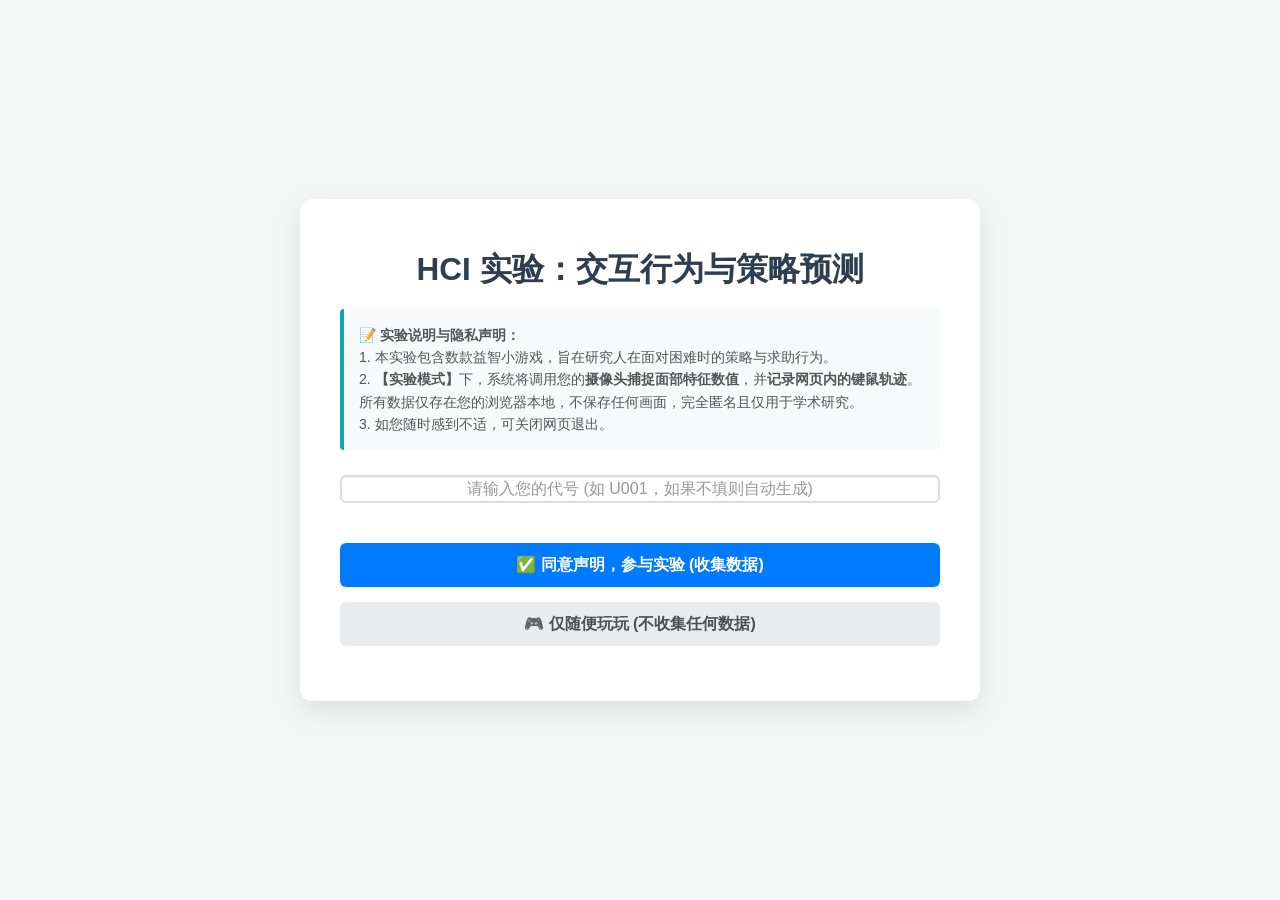
<file: index.html>
<!DOCTYPE html>
<html lang="zh-CN">
<head>
    <meta charset="utf-8">
    <title>HCI 实验入口 - 多模态求助行为研究</title>
    <meta name="viewport" content="width=device-width, initial-scale=1.0">
    <link href="shared_assets/css/bootstrap.min.css" rel="stylesheet" />
    <style>
        body {
            background-color: #f4f7f6;
            font-family: 'Segoe UI', Tahoma, Geneva, Verdana, sans-serif;
            display: flex;
            justify-content: center;
            align-items: center;
            min-height: 100vh;
            margin: 0;
        }

        .container-box {
            background: #fff;
            padding: 40px;
            border-radius: 12px;
            box-shadow: 0 10px 30px rgba(0,0,0,0.1);
            max-width: 600px;
            width: 100%;
        }

        h2 {
            color: #2c3e50;
            font-weight: 800;
            margin-bottom: 20px;
            text-align: center;
        }

        .consent-box {
            background: #f8f9fa;
            padding: 15px;
            border-left: 4px solid #17a2b8;
            border-radius: 4px;
            font-size: 14px;
            color: #555;
            margin-bottom: 25px;
            line-height: 1.6;
        }

        .input-group {
            width: 100%;
            margin-bottom: 30px;
        }

            .input-group input {
                width: 100%;
                padding: 12px;
                font-size: 16px;
                border: 2px solid #ddd;
                border-radius: 6px;
                box-sizing: border-box;
                text-align: center;
            }

        .btn-exp {
            width: 100%;
            padding: 12px;
            font-size: 16px;
            font-weight: bold;
            border: none;
            border-radius: 6px;
            cursor: pointer;
            transition: 0.2s;
            margin-bottom: 15px;
        }

        .btn-primary-exp {
            background: #007bff;
            color: #fff;
        }

            .btn-primary-exp:hover {
                background: #0056b3;
            }

        .btn-secondary-exp {
            background: #e9ecef;
            color: #495057;
        }

            .btn-secondary-exp:hover {
                background: #dde2e6;
            }
    </style>
</head>
<body>

    <div class="container-box">
        <h2>HCI 实验：交互行为与策略预测</h2>

        <div class="consent-box">
            <b>📝 实验说明与隐私声明：</b><br>
            1. 本实验包含数款益智小游戏，旨在研究人在面对困难时的策略与求助行为。<br>
            2. <b>【实验模式】</b>下，系统将调用您的<b>摄像头捕捉面部特征数值</b>，并<b>记录网页内的键鼠轨迹</b>。所有数据仅存在您的浏览器本地，不保存任何画面，完全匿名且仅用于学术研究。<br>
            3. 如您随时感到不适，可关闭网页退出。
        </div>

        <div class="input-group">
            <input type="text" id="participant_id" placeholder="请输入您的代号 (如 U001，如果不填则自动生成)" autocomplete="off">
        </div>

        <button class="btn-exp btn-primary-exp" onclick="startSystem('experiment')">✅ 同意声明，参与实验 (收集数据)</button>
        <button class="btn-exp btn-secondary-exp" onclick="startSystem('play')">🎮 仅随便玩玩 (不收集任何数据)</button>
    </div>

    <script>
        function startSystem(mode) {
            let pid = document.getElementById('participant_id').value.trim();

            let isAdmin = false;
            if (pid.toUpperCase() === "ADMIN") {
                isAdmin = true;
                pid = "ADMIN_TEST";
            } else if (!pid) {
                pid = "U_" + Math.floor(Math.random() * 10000).toString().padStart(4, '0');
            }

            // 1. 清空 LocalStorage 缓存
            localStorage.clear();
            localStorage.setItem("HCI_ParticipantID", pid);
            localStorage.setItem("HCI_Mode", mode);
            localStorage.setItem("HCI_IsAdmin", isAdmin ? "true" : "false");

            localStorage.setItem("HCI_GlobalHints", 3);
            localStorage.setItem("HCI_GlobalSkips", 5);
            localStorage.setItem("HCI_TotalTimeSec", 0);
            localStorage.setItem("HCI_CompletedGames", 0);
            localStorage.setItem("HCI_TotalScore", 0);

            // 2. 强力清空 IndexedDB 历史残留数据 (防呆设计)
            let req = indexedDB.open("HCI_Experiment_DB", 1);
            req.onsuccess = function (e) {
                let db = e.target.result;
                if (db.objectStoreNames.contains("sessions")) {
                    let tx = db.transaction("sessions", "readwrite");
                    tx.objectStore("sessions").clear(); // 彻底焚毁上一个人的残留
                }

                // 3. 数据清空完毕后，再跳转页面
                if (mode === 'experiment') {
                    window.location.href = "calibration.html";
                } else {
                    window.location.href = "hub.html";
                }
            };

            // 如果是第一次在这个电脑运行，没有数据库，也直接跳转
            req.onupgradeneeded = function (e) {
                let db = e.target.result;
                if (!db.objectStoreNames.contains("sessions")) {
                    db.createObjectStore("sessions", { autoIncrement: true });
                }
            };
        }
    </script>
</body>
</html>
</file>
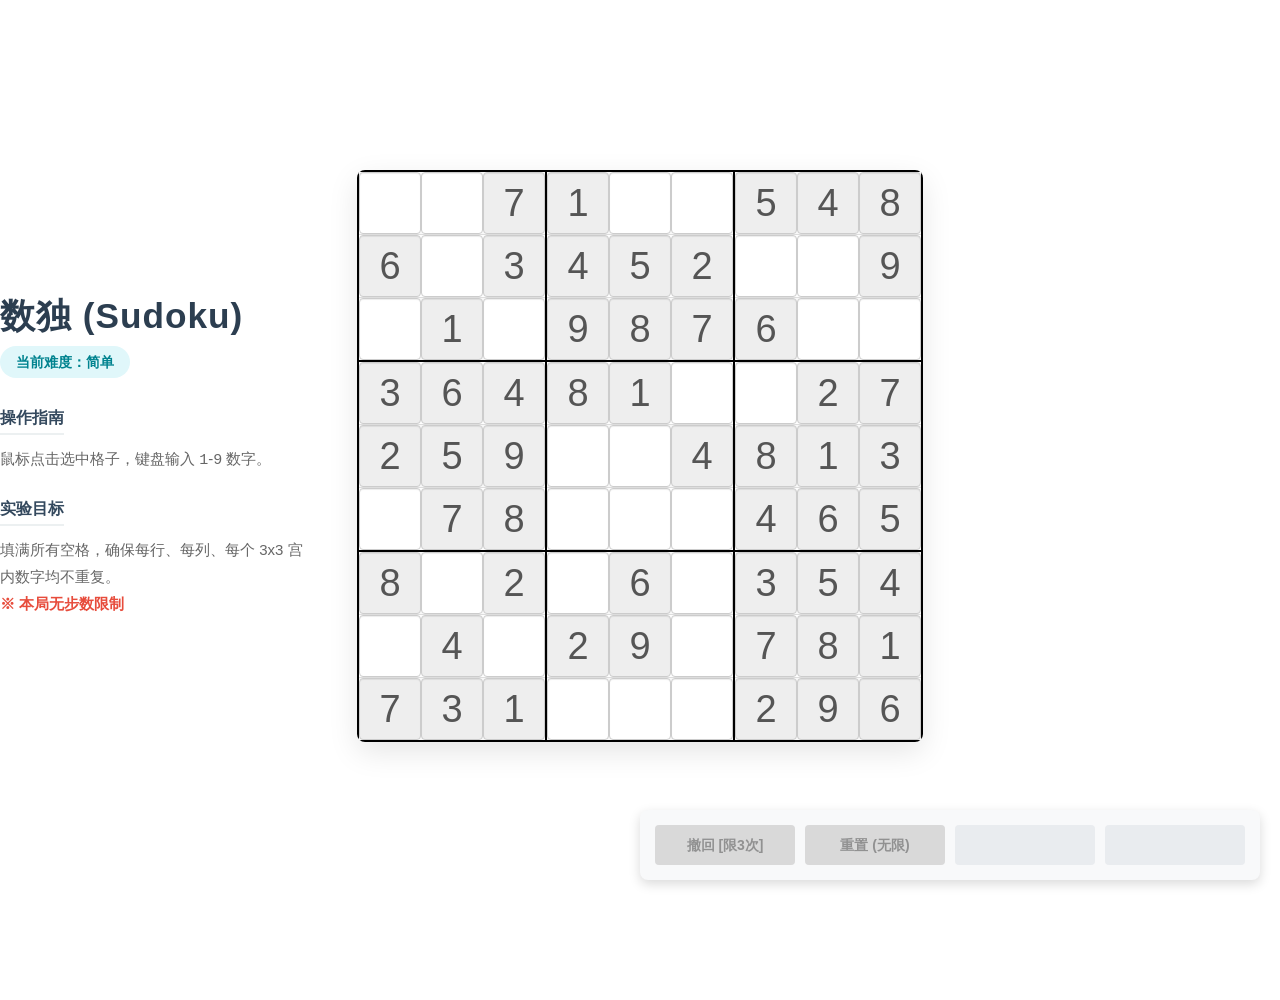
<file: Game1_Sudoku/index.html>
<!DOCTYPE html>
<html lang="zh-CN">
<head>
    <meta charset="utf-8">
    <title>HCI Experiment - 游戏名字</title>
    <meta name="viewport" content="width=device-width, initial-scale=1.0">
    <!-- 调用外层公共库 -->
    <link href="../shared_assets/css/bootstrap.min.css" rel="stylesheet" />
    <!-- 调用自己文件夹的样式 -->
    <link href="css/styles.css" rel="stylesheet" />
</head>
<body>
    <div id="app-wrap" style="display: grid; grid-template-columns: 1fr auto 1fr; gap: 40px; align-items: center; min-height: 100vh; padding-bottom: 12vh; box-sizing: border-box; width: 100%; max-width: 1400px; margin: 0 auto;">

        <!-- 左侧排版 -->
        <div style="grid-column: 1; justify-self: end; max-width: 360px; text-align: left;">
            <h1 style="margin: 0 0 10px 0; color: #2c3e50; font-weight: 800; font-size: 2.2rem; letter-spacing: 1px;">数独 (Sudoku)</h1>
            <!-- 难度徽章 -->
            <div id="level-indicator" style="display: inline-block; padding: 6px 16px; background: #e0f7fa; color: #00838f; border-radius: 20px; font-size: 14px; font-weight: bold; margin-bottom: 30px;"></div>

            <div style="margin-bottom: 25px;">
                <div style="font-size: 16px; font-weight: bold; color: #34495e; border-bottom: 2px solid #ecf0f1; padding-bottom: 5px; margin-bottom: 10px; display: inline-block;">操作指南</div>
                <p style="color: #666; font-size: 15px; line-height: 1.8; margin: 0;">鼠标点击选中格子，键盘输入 <kbd>1</kbd>-<kbd>9</kbd> 数字。</p>
            </div>

            <div>
                <div style="font-size: 16px; font-weight: bold; color: #34495e; border-bottom: 2px solid #ecf0f1; padding-bottom: 5px; margin-bottom: 10px; display: inline-block;">实验目标</div>
                <p style="color: #666; font-size: 15px; line-height: 1.8; margin: 0;">填满所有空格，确保每行、每列、每个 3x3 宫内数字均不重复。<br><span style="color:#e74c3c; font-weight:bold;">※ 本局无步数限制</span></p>
            </div>
        </div>

        <!-- 居中盘面 -->
        <div style="grid-column: 2; display: flex; flex-direction: column; align-items: center;">
            <table class="table table-striped" style="margin: 0; background: #fff; box-shadow: 0 10px 30px rgba(0,0,0,0.1); border-radius: 8px; overflow: hidden;">
                <tbody id="sudoku-board"></tbody>
            </table>
        </div>

        <div style="grid-column: 3;"></div>
    </div>

    <!-- 调用外层公共库 -->
    <script src="../shared_assets/js/jquery.min.js"></script>
    <script src="../shared_assets/js/bootstrap.min.js"></script>
    <script src="../shared_assets/js/hci-base.js"></script>
    <!-- 数独游戏多加一行 sudoku.js -->
    <script src="js/sudoku.js"></script>
    <!-- 调用自己文件夹的逻辑 -->
    <script src="js/app.js"></script>
</body>
</html>
</file>
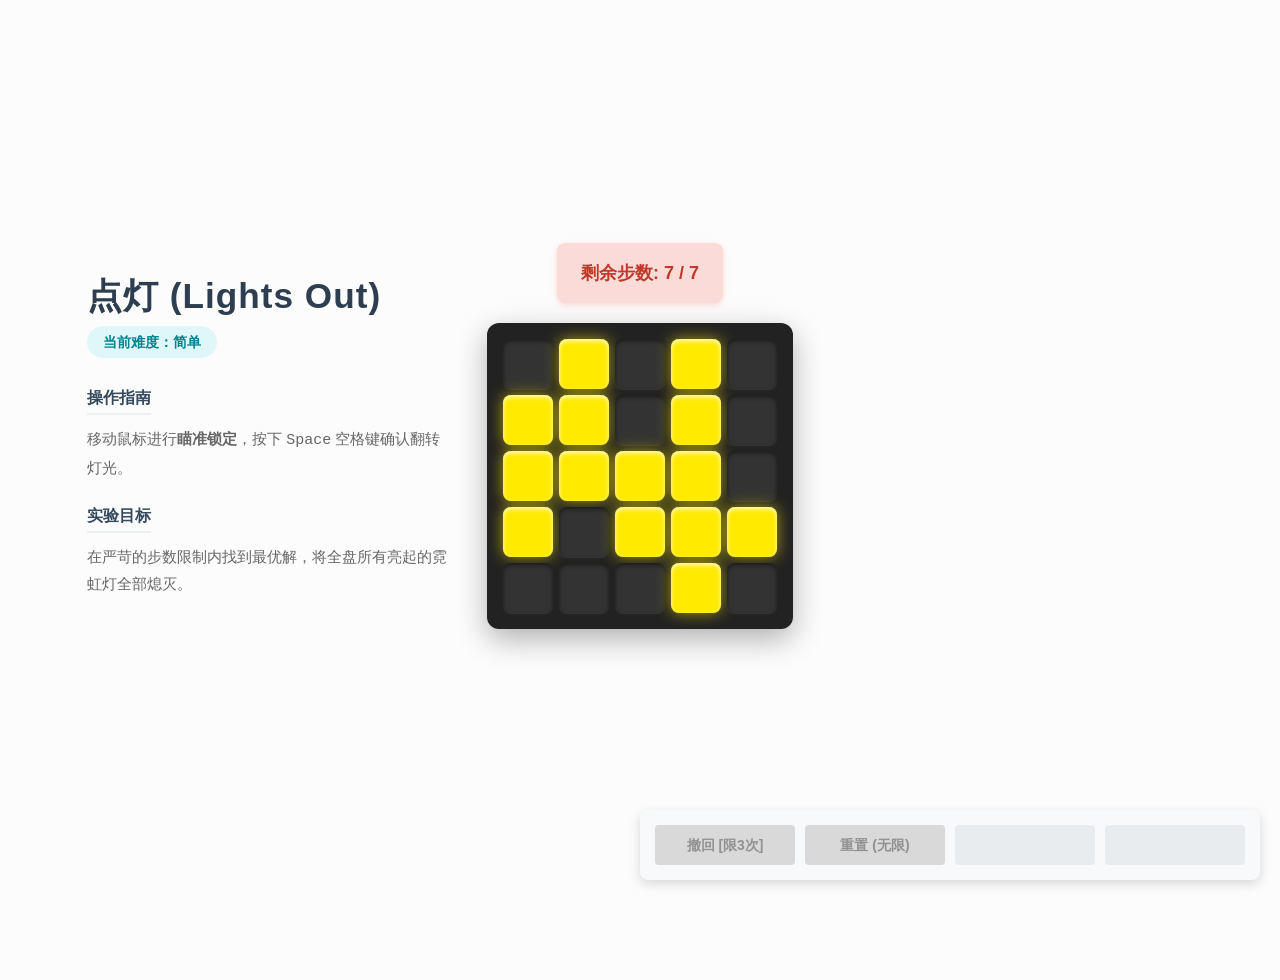
<file: Game2_LightsOut/index.html>
<!DOCTYPE html>
<html lang="zh-CN">
<head>
    <meta charset="utf-8">
    <title>HCI Experiment - 游戏名字</title>
    <meta name="viewport" content="width=device-width, initial-scale=1.0">
    <!-- 调用外层公共库 -->
    <link href="../shared_assets/css/bootstrap.min.css" rel="stylesheet" />
    <!-- 调用自己文件夹的样式 -->
    <link href="css/styles.css" rel="stylesheet" />
</head>
<body>
    <div id="app-wrap" style="display: grid; grid-template-columns: 1fr auto 1fr; gap: 40px; align-items: center; min-height: 100vh; padding-bottom: 12vh; box-sizing: border-box; width: 100%; max-width: 1400px; margin: 0 auto;">

        <div style="grid-column: 1; justify-self: end; max-width: 360px; text-align: left;">
            <h1 style="margin: 0 0 10px 0; color: #2c3e50; font-weight: 800; font-size: 2.2rem; letter-spacing: 1px;">点灯 (Lights Out)</h1>
            <div id="level-indicator" style="display: inline-block; padding: 6px 16px; background: #e0f7fa; color: #00838f; border-radius: 20px; font-size: 14px; font-weight: bold; margin-bottom: 30px;"></div>

            <div style="margin-bottom: 25px;">
                <div style="font-size: 16px; font-weight: bold; color: #34495e; border-bottom: 2px solid #ecf0f1; padding-bottom: 5px; margin-bottom: 10px; display: inline-block;">操作指南</div>
                <p style="color: #666; font-size: 15px; line-height: 1.8; margin: 0;">移动鼠标进行<b>瞄准锁定</b>，按下 <kbd>Space</kbd> 空格键确认翻转灯光。</p>
            </div>

            <div>
                <div style="font-size: 16px; font-weight: bold; color: #34495e; border-bottom: 2px solid #ecf0f1; padding-bottom: 5px; margin-bottom: 10px; display: inline-block;">实验目标</div>
                <p style="color: #666; font-size: 15px; line-height: 1.8; margin: 0;">在严苛的步数限制内找到最优解，将全盘所有亮起的霓虹灯全部熄灭。</p>
            </div>
        </div>

        <div style="grid-column: 2; display: flex; flex-direction: column; align-items: center;">
            <!-- 步数卡片 -->
            <h3 id="step-display" style="font-size: 18px; font-weight: bold; color: #c0392b; background: #fadbd8; padding: 10px 24px; border-radius: 8px; margin: 0 0 20px 0; box-shadow: 0 2px 6px rgba(231,76,60,0.2);"></h3>
            <table id="sudoku-board"></table>
        </div>

        <div style="grid-column: 3;"></div>
    </div>

    <!-- 调用外层公共库 -->
    <script src="../shared_assets/js/jquery.min.js"></script>
    <script src="../shared_assets/js/bootstrap.min.js"></script>
    <script src="../shared_assets/js/hci-base.js"></script>
    <!-- 数独游戏多加一行 sudoku.js -->
    <!-- 调用自己文件夹的逻辑 -->
    <script src="js/app.js"></script>
</body>
</html>
</file>
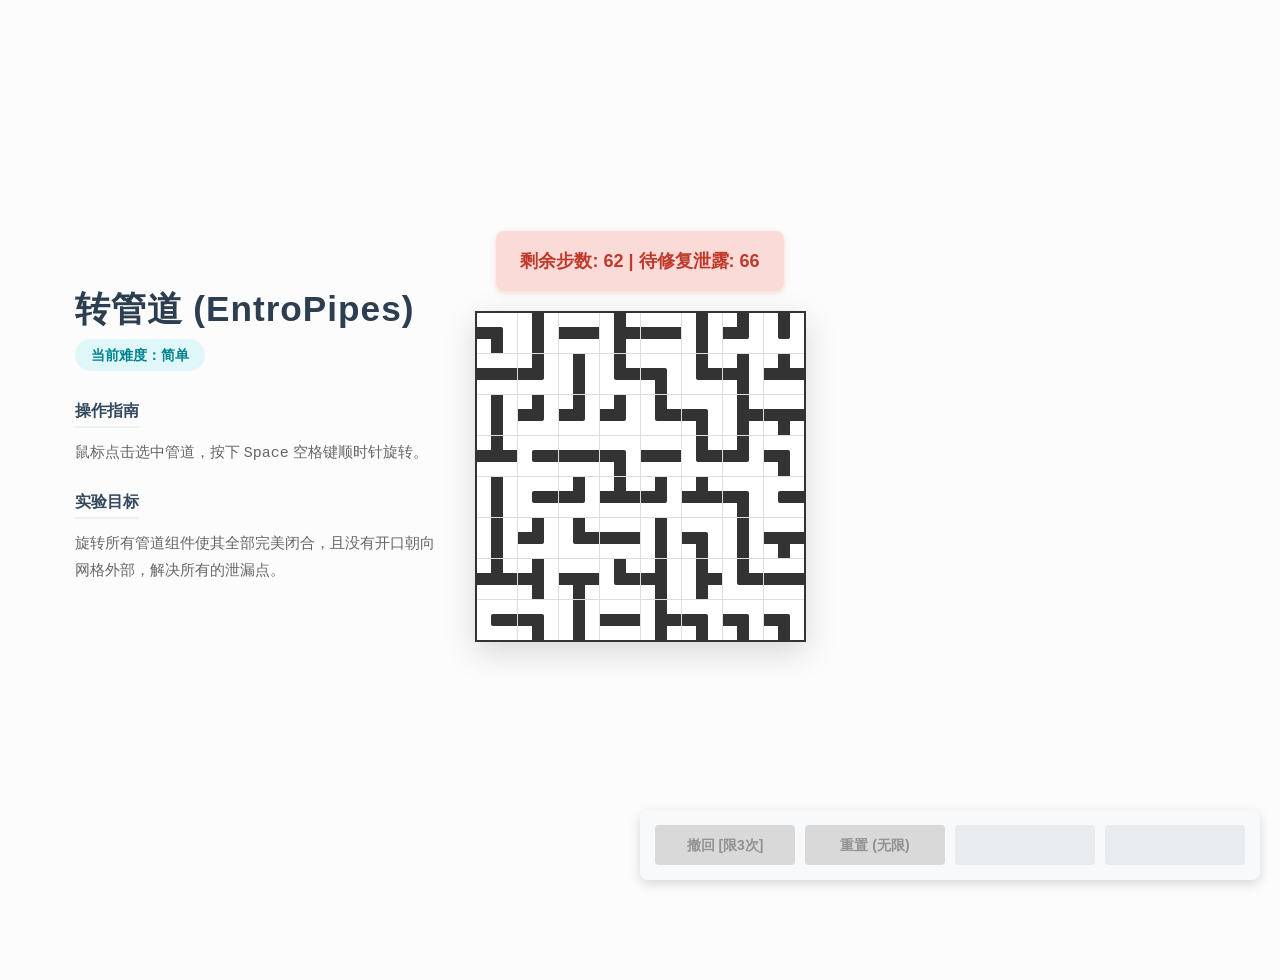
<file: Game3_Pipes/index.html>
<!DOCTYPE html>
<html lang="zh-CN">
<head>
    <meta charset="utf-8">
    <title>HCI Experiment - 游戏名字</title>
    <meta name="viewport" content="width=device-width, initial-scale=1.0">
    <!-- 调用外层公共库 -->
    <link href="../shared_assets/css/bootstrap.min.css" rel="stylesheet" />
    <!-- 调用自己文件夹的样式 -->
    <link href="css/styles.css" rel="stylesheet" />
</head>
<body>
    <div id="app-wrap" style="display: grid; grid-template-columns: 1fr auto 1fr; gap: 40px; align-items: center; min-height: 100vh; padding-bottom: 12vh; box-sizing: border-box; width: 100%; max-width: 1400px; margin: 0 auto;">

        <div style="grid-column: 1; justify-self: end; max-width: 360px; text-align: left;">
            <h1 style="margin: 0 0 10px 0; color: #2c3e50; font-weight: 800; font-size: 2.2rem; letter-spacing: 1px;">转管道 (EntroPipes)</h1>
            <div id="level-indicator" style="display: inline-block; padding: 6px 16px; background: #e0f7fa; color: #00838f; border-radius: 20px; font-size: 14px; font-weight: bold; margin-bottom: 30px;"></div>

            <div style="margin-bottom: 25px;">
                <div style="font-size: 16px; font-weight: bold; color: #34495e; border-bottom: 2px solid #ecf0f1; padding-bottom: 5px; margin-bottom: 10px; display: inline-block;">操作指南</div>
                <p style="color: #666; font-size: 15px; line-height: 1.8; margin: 0;">鼠标点击选中管道，按下 <kbd>Space</kbd> 空格键顺时针旋转。</p>
            </div>

            <div>
                <div style="font-size: 16px; font-weight: bold; color: #34495e; border-bottom: 2px solid #ecf0f1; padding-bottom: 5px; margin-bottom: 10px; display: inline-block;">实验目标</div>
                <p style="color: #666; font-size: 15px; line-height: 1.8; margin: 0;">旋转所有管道组件使其全部完美闭合，且没有开口朝向网格外部，解决所有的泄漏点。</p>
            </div>
        </div>

        <div style="grid-column: 2; display: flex; flex-direction: column; align-items: center;">
            <h3 id="entropy-display" style="font-size: 18px; font-weight: bold; color: #c0392b; background: #fadbd8; padding: 10px 24px; border-radius: 8px; margin: 0 0 20px 0; box-shadow: 0 2px 6px rgba(231,76,60,0.2);"></h3>
            <table id="sudoku-board"></table>
        </div>

        <div style="grid-column: 3;"></div>
    </div>

    <!-- 调用外层公共库 -->
    <script src="../shared_assets/js/jquery.min.js"></script>
    <script src="../shared_assets/js/bootstrap.min.js"></script>
    <script src="../shared_assets/js/hci-base.js"></script>
    <!-- 数独游戏多加一行 sudoku.js -->
    <!-- 调用自己文件夹的逻辑 -->
    <script src="js/app.js"></script>
</body>
</html>
</file>
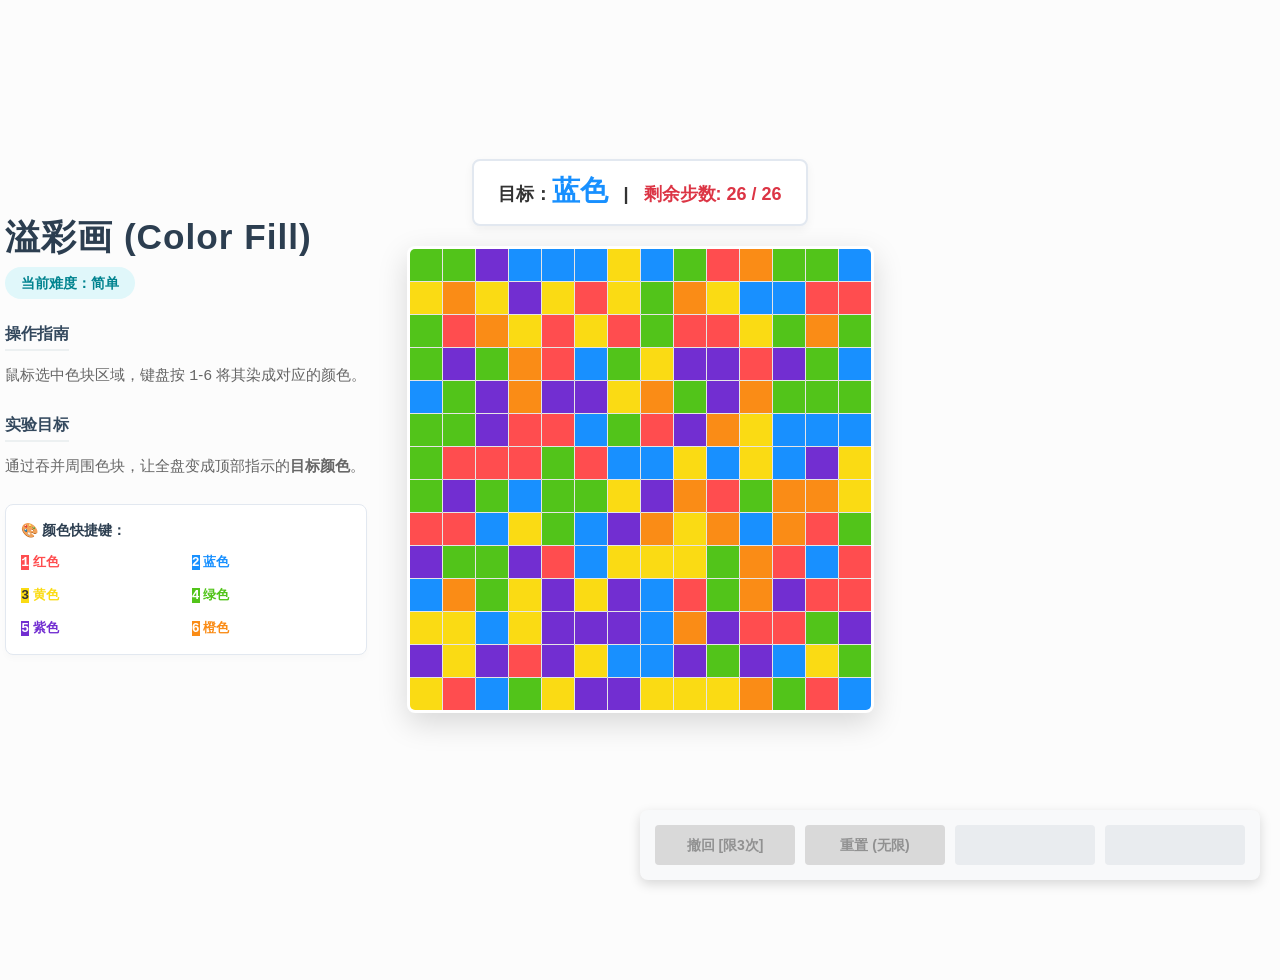
<file: Game4_ColorFill/index.html>
<!DOCTYPE html>
<html lang="zh-CN">
<head>
    <meta charset="utf-8">
    <title>HCI Experiment - 游戏名字</title>
    <meta name="viewport" content="width=device-width, initial-scale=1.0">
    <!-- 调用外层公共库 -->
    <link href="../shared_assets/css/bootstrap.min.css" rel="stylesheet" />
    <!-- 调用自己文件夹的样式 -->
    <link href="css/styles.css" rel="stylesheet" />
</head>
<body>
    <div id="app-wrap" style="display: grid; grid-template-columns: 1fr auto 1fr; gap: 40px; align-items: center; min-height: 100vh; padding-bottom: 12vh; box-sizing: border-box; width: 100%; max-width: 1400px; margin: 0 auto;">

        <div style="grid-column: 1; justify-self: end; max-width: 380px; text-align: left;">
            <h1 style="margin: 0 0 10px 0; color: #2c3e50; font-weight: 800; font-size: 2.2rem; letter-spacing: 1px;">溢彩画 (Color Fill)</h1>
            <div id="level-indicator" style="display: inline-block; padding: 6px 16px; background: #e0f7fa; color: #00838f; border-radius: 20px; font-size: 14px; font-weight: bold; margin-bottom: 25px;"></div>

            <div style="margin-bottom: 25px;">
                <div style="font-size: 16px; font-weight: bold; color: #34495e; border-bottom: 2px solid #ecf0f1; padding-bottom: 5px; margin-bottom: 10px; display: inline-block;">操作指南</div>
                <p style="color: #666; font-size: 15px; line-height: 1.8; margin: 0;">鼠标选中色块区域，键盘按 <kbd>1</kbd>-<kbd>6</kbd> 将其染成对应的颜色。</p>
            </div>

            <div style="margin-bottom: 25px;">
                <div style="font-size: 16px; font-weight: bold; color: #34495e; border-bottom: 2px solid #ecf0f1; padding-bottom: 5px; margin-bottom: 10px; display: inline-block;">实验目标</div>
                <p style="color: #666; font-size: 15px; line-height: 1.8; margin: 0;">通过吞并周围色块，让全盘变成顶部指示的<b>目标颜色</b>。</p>
            </div>

            <!-- 图例变成一个精致的小卡片 -->
            <div style="padding: 15px; background: #fff; border: 1px solid #e2e8f0; border-radius: 8px; box-shadow: 0 4px 6px rgba(0,0,0,0.02);">
                <b style="display:block; margin-bottom:12px; color: #2c3e50; font-size: 14px;">🎨 颜色快捷键：</b>
                <div style="display: grid; grid-template-columns: 1fr 1fr; gap: 12px; font-size: 13px;">
                    <span style="color:#ff4d4f; font-weight:bold;"><kbd style="background:#ff4d4f; color:#fff; border:none;">1</kbd> 红色</span>
                    <span style="color:#1890ff; font-weight:bold;"><kbd style="background:#1890ff; color:#fff; border:none;">2</kbd> 蓝色</span>
                    <span style="color:#fadb14; font-weight:bold;"><kbd style="background:#fadb14; color:#333; border:none;">3</kbd> 黄色</span>
                    <span style="color:#52c41a; font-weight:bold;"><kbd style="background:#52c41a; color:#fff; border:none;">4</kbd> 绿色</span>
                    <span style="color:#722ed1; font-weight:bold;"><kbd style="background:#722ed1; color:#fff; border:none;">5</kbd> 紫色</span>
                    <span style="color:#fa8c16; font-weight:bold;"><kbd style="background:#fa8c16; color:#fff; border:none;">6</kbd> 橙色</span>
                </div>
            </div>
        </div>

        <div style="grid-column: 2; display: flex; flex-direction: column; align-items: center;">
            <h3 id="step-display" style="font-size: 18px; font-weight: bold; background: #fff; border: 2px solid #e2e8f0; padding: 10px 24px; border-radius: 8px; margin: 0 0 20px 0; box-shadow: 0 4px 10px rgba(0,0,0,0.05);"></h3>
            <table id="sudoku-board" style="border-radius: 8px; overflow: hidden;"></table>
        </div>

        <div style="grid-column: 3;"></div>
    </div>

    <!-- 调用外层公共库 -->
    <script src="../shared_assets/js/jquery.min.js"></script>
    <script src="../shared_assets/js/bootstrap.min.js"></script>
    <script src="../shared_assets/js/hci-base.js"></script>
    <!-- 数独游戏多加一行 sudoku.js -->
    <!-- 调用自己文件夹的逻辑 -->
    <script src="js/app.js"></script>
</body>
</html>
</file>
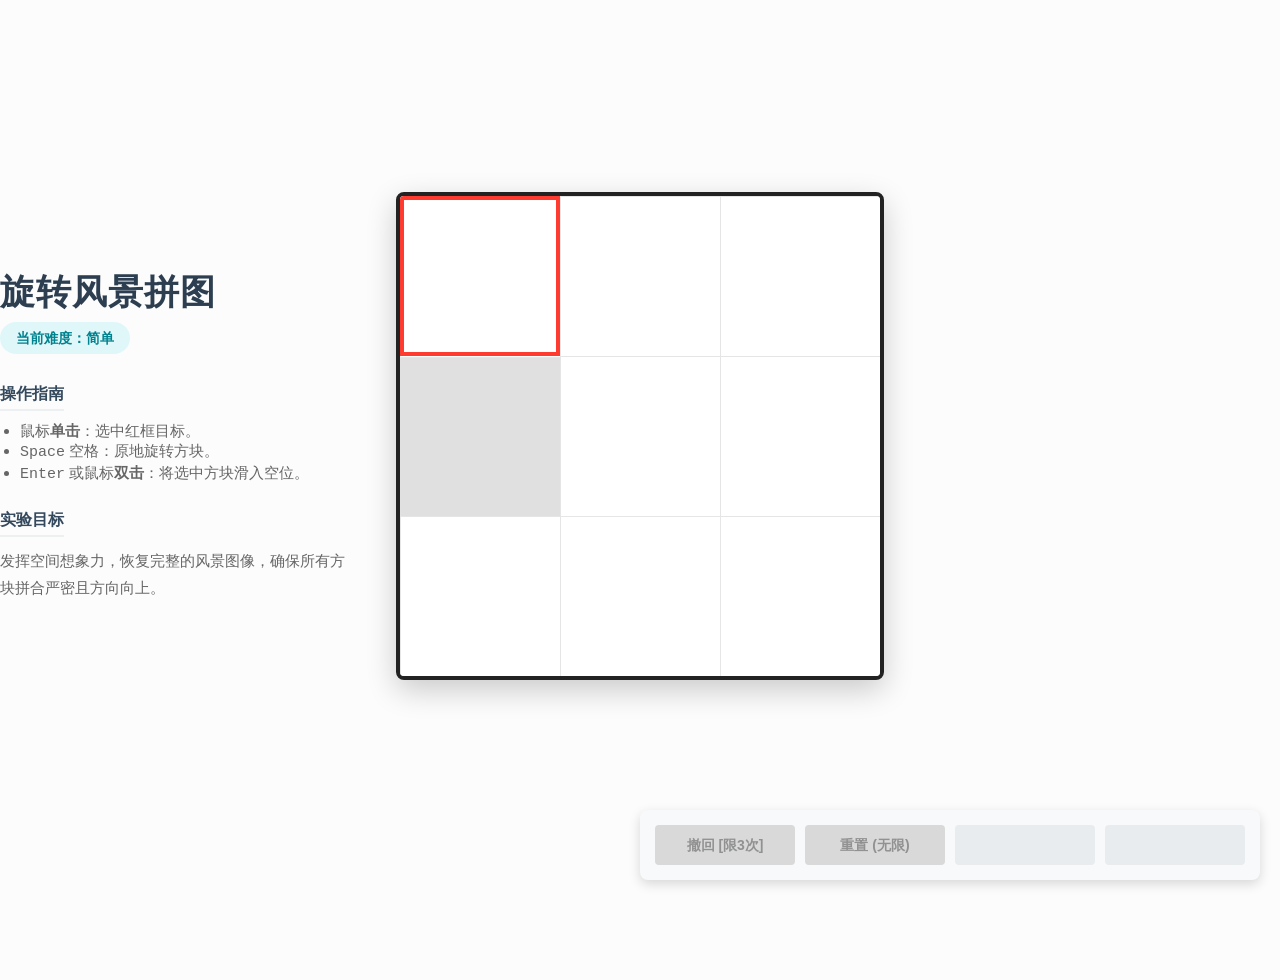
<file: Game5_Twiddle/index.html>
<!DOCTYPE html>
<html lang="zh-CN">
<head>
    <meta charset="utf-8">
    <title>HCI Experiment - 游戏名字</title>
    <meta name="viewport" content="width=device-width, initial-scale=1.0">
    <!-- 调用外层公共库 -->
    <link href="../shared_assets/css/bootstrap.min.css" rel="stylesheet" />
    <!-- 调用自己文件夹的样式 -->
    <link href="css/styles.css" rel="stylesheet" />
</head>
<body>
    <div id="app-wrap" style="display: grid; grid-template-columns: 1fr auto 1fr; gap: 40px; align-items: center; min-height: 100vh; padding-bottom: 12vh; box-sizing: border-box; width: 100%; max-width: 1400px; margin: 0 auto;">

        <div style="grid-column: 1; justify-self: end; max-width: 380px; text-align: left;">
            <h1 style="margin: 0 0 10px 0; color: #2c3e50; font-weight: 800; font-size: 2.2rem; letter-spacing: 1px;">旋转风景拼图</h1>
            <div id="level-indicator" style="display: inline-block; padding: 6px 16px; background: #e0f7fa; color: #00838f; border-radius: 20px; font-size: 14px; font-weight: bold; margin-bottom: 30px;"></div>

            <div style="margin-bottom: 25px;">
                <div style="font-size: 16px; font-weight: bold; color: #34495e; border-bottom: 2px solid #ecf0f1; padding-bottom: 5px; margin-bottom: 10px; display: inline-block;">操作指南</div>
                <ul style="color: #666; font-size: 15px; line-height: 1.8; margin: 0; padding-left: 20px;">
                    <li>鼠标<b>单击</b>：选中红框目标。<br></li>
                    <li><kbd>Space</kbd> 空格：原地旋转方块。<br></li>
                    <li><kbd>Enter</kbd> 或鼠标<b>双击</b>：将选中方块滑入空位。</li>
                </ul>
            </div>

            <div>
                <div style="font-size: 16px; font-weight: bold; color: #34495e; border-bottom: 2px solid #ecf0f1; padding-bottom: 5px; margin-bottom: 10px; display: inline-block;">实验目标</div>
                <p style="color: #666; font-size: 15px; line-height: 1.8; margin: 0;">发挥空间想象力，恢复完整的风景图像，确保所有方块拼合严密且方向向上。</p>
            </div>
        </div>

        <div style="grid-column: 2; display: flex; flex-direction: column; align-items: center;">
            <div id="sudoku-board"></div>
        </div>

        <div style="grid-column: 3;"></div>
    </div>

    <!-- 调用外层公共库 -->
    <script src="../shared_assets/js/jquery.min.js"></script>
    <script src="../shared_assets/js/bootstrap.min.js"></script>
    <script src="../shared_assets/js/hci-base.js"></script>
    <!-- 数独游戏多加一行 sudoku.js -->
    <!-- 调用自己文件夹的逻辑 -->
    <script src="js/app.js"></script>
</body>
</html>
</file>
<file: Game1_Sudoku/css/styles.css>
/* Styles for the Sudoku.js demo page
*/

body {
    padding-top: 60px;
    padding-bottom: 40px;
}

.container-narrow {
    /* Custom, narrow container */
    margin: 0 auto;
    max-width: 600px;
 }

#footer {
    margin-top: 120px;    
}

#sudoku-board {
    border: 2px solid black;
}

#sudoku-board td {
    padding: 0px;
    margin: 0px;
}

#sudoku-board input.square {
    display: block;
    margin-left: auto;
    margin-right: auto;
    margin-bottom: 0px;
    width: 60px; /* 宽度微调 */
    height: 60px; /* 高度调成一样，变成完美的正方形 */
    padding: 0px;
    font-size: 38px; /* 字体稍微缩一点，留出呼吸空间 */
    text-align: center;
}

#sudoku-board .border-right {
    border-right: 2px solid black;
}

#sudoku-board .border-bottom {
    border-bottom: 2px solid black;
}

.green-text {
    color: ForestGreen !important;
}


/* ========================================== */
/* === HCI 实验控制面板与动画样式 === */
/* ========================================== */

#exp-control-panel {
    position: fixed;
    bottom: 20px;
    right: 20px;
    z-index: 9999;
    background: #f8f9fa;
    padding: 15px;
    border-radius: 8px;
    box-shadow: 0 4px 12px rgba(0,0,0,0.15);
    display: flex;
    gap: 10px;
    font-family: sans-serif;
}

.exp-btn-placeholder {
    width: 140px;
    height: 40px;
    background: #e9ecef;
    border-radius: 4px;
    display: inline-block;
}

.exp-btn {
    width: 140px;
    height: 40px;
    border: none;
    border-radius: 4px;
    font-size: 14px;
    font-weight: bold;
    cursor: pointer;
    display: none; /* 默认隐藏，思考期后显示 */
    transition: background-color 0.2s, opacity 0.2s;
}

#exp-btn-undo {
    background: #17a2b8;
    color: #fff;
}

#exp-btn-hint {
    background: #ffc107;
    color: #000;
}

#exp-btn-skip {
    background: #dc3545;
    color: #fff;
}

#exp-btn-next {
    background: #28a745;
    color: #fff;
    display: none;
}

.exp-btn:disabled {
    background: #ccc !important;
    color: #666 !important;
    cursor: not-allowed;
    opacity: 0.7;
}

#exp-overlay {
    position: fixed;
    top: 0;
    left: 0;
    width: 100vw;
    height: 100vh;
    z-index: 9998;
    display: none;
    background: rgba(0, 0, 0, 0.4);
}

#exp-ai-text {
    position: absolute;
    top: 10%; /* 将位置从 50% 移到屏幕顶部往下 10% 的位置 */
    left: 50%;
    transform: translate(-50%, 0); /* 对应调整偏移 */
    background: rgba(0, 0, 0, 0.85); /* 稍微增加一点透明度，以防万一 */
    color: #fff;
    padding: 15px 30px;
    font-size: 24px;
    border-radius: 8px;
    display: none;
    pointer-events: none;
    white-space: nowrap; /* 防止文字意外折行 */
    box-shadow: 0 4px 10px rgba(0,0,0,0.3);
}

#exp-btn-reset {
    background: #6c757d;
    color: #fff;
}
/* 灰色背景的重置按钮 */
</file>
<file: Game2_LightsOut/css/styles.css>
/* ========================================== */
/* === Lights Out (点灯游戏) 炫酷 UI === */
/* ========================================== */

body {
    padding-top: 40px;
    padding-bottom: 40px;
    background-color: #fcfcfc;
}

#sudoku-board {
    margin: 0 auto;
    border-collapse: separate;
    border-spacing: 6px;
    background: #222; /* 黑色底座 */
    padding: 10px;
    border-radius: 12px;
    box-shadow: 0 10px 30px rgba(0,0,0,0.3);
}

    #sudoku-board td {
        padding: 0;
        border: none;
    }

/* 灭掉的灯：深灰带点内发光 */
.light-cell {
    border-radius: 8px;
    background: #333;
    box-shadow: inset 0 2px 4px rgba(0,0,0,0.5), 0 1px 1px rgba(255,255,255,0.1);
    cursor: crosshair; /* 鼠标样式变成瞄准准星 */
    transition: all 0.2s cubic-bezier(0.25, 0.46, 0.45, 0.94);
}

    .light-cell:hover {
        transform: scale(1.05);
    }

/* 亮起的灯：高亮霓虹黄 */
.is-on {
    background: #ffea00;
    box-shadow: 0 0 15px rgba(255, 234, 0, 0.6), inset 0 2px 5px rgba(255,255,255,0.8);
}

/* ========================================== */
/* === 预测滤镜 (Feedforward) === */
/* ========================================== */
/* 预览：灭 -> 即将亮 */
.preview-on {
    background: #998c00 !important;
    box-shadow: inset 0 2px 4px rgba(0,0,0,0.5), 0 0 10px rgba(153, 140, 0, 0.4) !important;
}

/* 预览：亮 -> 即将灭 */
.preview-off {
    background: #555 !important;
    box-shadow: inset 0 2px 4px rgba(0,0,0,0.8) !important;
}

/* 目标锁定框 (加粗发光青蓝色) */
.selected-target {
    box-shadow: inset 0 0 0 4px #00d2ff, 0 0 12px #00d2ff !important;
    transform: scale(1.08) !important;
}

/* 按下空格时的爆发震动 */
.trigger-pulse {
    transform: scale(0.85) !important;
    background: #fff !important;
    box-shadow: 0 0 30px #fff !important;
}


/* ========================================== */
/* === HCI 实验控制面板与动画样式 === */
/* ========================================== */
#exp-control-panel {
    position: fixed;
    bottom: 20px;
    right: 20px;
    z-index: 9999;
    background: #f8f9fa;
    padding: 15px;
    border-radius: 8px;
    box-shadow: 0 4px 12px rgba(0,0,0,0.15);
    display: flex;
    gap: 10px;
    font-family: sans-serif;
}

.exp-btn-placeholder {
    width: 140px;
    height: 40px;
    background: #e9ecef;
    border-radius: 4px;
    display: inline-block;
}

.exp-btn {
    width: 140px;
    height: 40px;
    border: none;
    border-radius: 4px;
    font-size: 14px;
    font-weight: bold;
    cursor: pointer;
    display: none;
    transition: background-color 0.2s, opacity 0.2s;
}

#exp-btn-undo {
    background: #17a2b8;
    color: #fff;
}

#exp-btn-hint {
    background: #ffc107;
    color: #000;
}

#exp-btn-skip {
    background: #dc3545;
    color: #fff;
}

#exp-btn-next {
    background: #28a745;
    color: #fff;
    display: none;
}

.exp-btn:disabled {
    background: #ccc !important;
    color: #666 !important;
    cursor: not-allowed;
    opacity: 0.7;
}

#exp-overlay {
    position: fixed;
    top: 0;
    left: 0;
    width: 100vw;
    height: 100vh;
    z-index: 9998;
    display: none;
    background: rgba(0, 0, 0, 0.5); /* 稍微加深遮罩凸显动画 */
}

/* 顶部悬浮文字播报 */
#exp-ai-text {
    position: absolute;
    top: 10%; /* 避免遮挡游戏盘面 */
    left: 50%;
    transform: translate(-50%, 0);
    background: rgba(0, 0, 0, 0.85);
    color: #fff;
    padding: 15px 30px;
    font-size: 24px;
    border-radius: 8px;
    display: none;
    pointer-events: none;
    white-space: nowrap;
    box-shadow: 0 4px 10px rgba(0,0,0,0.3);
}

#exp-btn-reset {
    background: #6c757d;
    color: #fff;
}
/* 灰色背景的重置按钮 */
</file>
<file: Game3_Pipes/css/styles.css>
/* ========================================== */
/* === EntroPipes (自适应百分比极简版) === */
/* ========================================== */

body {
    padding-top: 40px;
    padding-bottom: 40px;
    background-color: #fcfcfc;
}

#sudoku-board {
    margin: 0 auto;
    border-collapse: collapse;
    border: 2px solid #333;
    background: #fff;
    box-shadow: 0 10px 30px rgba(0,0,0,0.15);
}

/* 将事件和高亮选框挂载在外层 wrapper 上，使得旋转时选框不跟着乱转 */
.pipe-wrapper {
    padding: 0;
    border: 1px solid #ddd;
    cursor: pointer;
    background-color: #fff;
    transition: background-color 0.2s;
}

    .pipe-wrapper:hover {
        background-color: #f0f0f0;
    }

/* 鼠标选中状态 */
.selected-pipe {
    background-color: #e6f7ff !important;
    box-shadow: inset 0 0 0 3px #007bff;
}

/* 内部真正的管道容器：赋予丝滑的物理弹性旋转动画 */
.pipe-cell {
    position: relative;
    box-sizing: border-box;
    transition: transform 0.3s cubic-bezier(0.175, 0.885, 0.32, 1.275);
}

/* 管道中心的连接点 */
.center-joint {
    position: absolute;
    top: 35%;
    left: 35%;
    width: 30%;
    height: 30%;
    background: #333;
    border-radius: 2px;
}

/* 管道的四条手臂 (长度延伸至50%产生物理交叠，完美解决亚像素白缝) */
.arm {
    position: absolute;
    background: #333;
}

.arm-up {
    top: 0;
    left: 35%;
    width: 30%;
    height: 50%;
}

.arm-down {
    bottom: 0;
    left: 35%;
    width: 30%;
    height: 50%;
}

.arm-left {
    top: 35%;
    left: 0;
    width: 50%;
    height: 30%;
}

.arm-right {
    top: 35%;
    right: 0;
    width: 50%;
    height: 30%;
}

/* 旋转爆发特效 (用于 AI 演示) */
.rotate-pulse {
    background-color: #ffe8cc !important;
    box-shadow: inset 0 0 0 4px #ff9900;
}


/* ========================================== */
/* === HCI 实验控制面板与动画样式 === */
/* ========================================== */
#exp-control-panel {
    position: fixed;
    bottom: 20px;
    right: 20px;
    z-index: 9999;
    background: #f8f9fa;
    padding: 15px;
    border-radius: 8px;
    box-shadow: 0 4px 12px rgba(0,0,0,0.15);
    display: flex;
    gap: 10px;
    font-family: sans-serif;
}

.exp-btn-placeholder {
    width: 140px;
    height: 40px;
    background: #e9ecef;
    border-radius: 4px;
    display: inline-block;
}

.exp-btn {
    width: 140px;
    height: 40px;
    border: none;
    border-radius: 4px;
    font-size: 14px;
    font-weight: bold;
    cursor: pointer;
    display: none;
    transition: background-color 0.2s, opacity 0.2s;
}

#exp-btn-undo {
    background: #17a2b8;
    color: #fff;
}

#exp-btn-hint {
    background: #ffc107;
    color: #000;
}

#exp-btn-skip {
    background: #dc3545;
    color: #fff;
}

#exp-btn-next {
    background: #28a745;
    color: #fff;
    display: none;
}

.exp-btn:disabled {
    background: #ccc !important;
    color: #666 !important;
    cursor: not-allowed;
    opacity: 0.7;
}

#exp-overlay {
    position: fixed;
    top: 0;
    left: 0;
    width: 100vw;
    height: 100vh;
    z-index: 9998;
    display: none;
    background: rgba(0, 0, 0, 0.4);
}

#exp-ai-text {
    position: absolute;
    top: 10%;
    left: 50%;
    transform: translate(-50%, 0);
    background: rgba(0, 0, 0, 0.85);
    color: #fff;
    padding: 15px 30px;
    font-size: 24px;
    border-radius: 8px;
    display: none;
    pointer-events: none;
    white-space: nowrap;
    box-shadow: 0 4px 10px rgba(0,0,0,0.3);
}

#exp-btn-reset {
    background: #6c757d;
    color: #fff;
}
/* 灰色背景的重置按钮 */
</file>
<file: Game4_ColorFill/css/styles.css>
/* ========================================== */
/* === ColorFill (色块填充) 专属样式 === */
/* ========================================== */

body {
    padding-top: 40px;
    padding-bottom: 40px;
    background-color: #fcfcfc;
}

#sudoku-board {
    margin: 0 auto;
    border-collapse: collapse;
    background: #fff;
    border: 3px solid #333;
    box-shadow: 0 10px 30px rgba(0,0,0,0.15);
}

    #sudoku-board td {
        padding: 0;
        border: 1px solid rgba(0,0,0,0.1);
    }

/* 颜色方块基础样式 */
.color-cell {
    position: relative;
    cursor: crosshair;
    box-sizing: border-box;
    transition: background-color 0.2s, transform 0.1s;
}

/* 6种基本颜色 */
.color-1 {
    background-color: #ff4d4f;
}
/* 红 */
.color-2 {
    background-color: #1890ff;
}
/* 蓝 */
.color-3 {
    background-color: #fadb14;
}
/* 黄 */
.color-4 {
    background-color: #52c41a;
}
/* 绿 */
.color-5 {
    background-color: #722ed1;
}
/* 紫 */
.color-6 {
    background-color: #fa8c16;
}
/* 橙 */

/* 鼠标选中连通块时的样式：加粗白边 + 悬浮感 */
.selected-region {
    box-shadow: inset 0 0 0 3px rgba(255,255,255,0.9), 0 0 8px rgba(0,0,0,0.5);
    transform: scale(0.92);
    z-index: 2;
    border-radius: 4px;
}
</file>
<file: Game5_Twiddle/css/styles.css>
/* ========================================== */
/* === 旋转风景拼图 (纯净硬核版) === */
/* ========================================== */

body {
    padding-top: 40px;
    padding-bottom: 40px;
    background-color: #fcfcfc;
}

#sudoku-board {
    position: relative;
    width: 480px;
    height: 480px;
    margin: 0 auto;
    background: #e0e0e0;
    border: 4px solid #222;
    border-radius: 8px;
    box-shadow: 0 10px 30px rgba(0,0,0,0.2);
    display: block;
    overflow: hidden;
}

/* 选中框：红底细线，层级最高 */
#selection-box {
    position: absolute;
    box-shadow: inset 0 0 0 4px #ff3b30;
    transition: left 0.15s ease, top 0.15s ease;
    z-index: 20;
    pointer-events: none;
}

/* 方块外层（负责绝对定位的位移） */
.tile-outer {
    position: absolute;
    padding: 0px;
    box-sizing: border-box;
    transition: left 0.2s ease-in-out, top 0.2s ease-in-out;
    z-index: 10;
    cursor: pointer;
}

/* 方块内层（只承载背景图片和旋转动画，没有任何多余的线或数字） */
.tile-inner {
    position: relative;
    width: 100%;
    height: 100%;
    background-color: #fff;
    background-repeat: no-repeat;
    border-radius: 0px;
    box-shadow: none;
    border: 1px solid rgba(0,0,0,0.1);
    transition: transform 0.2s cubic-bezier(0.34, 1.56, 0.64, 1);
    overflow: hidden;
}
</file>
